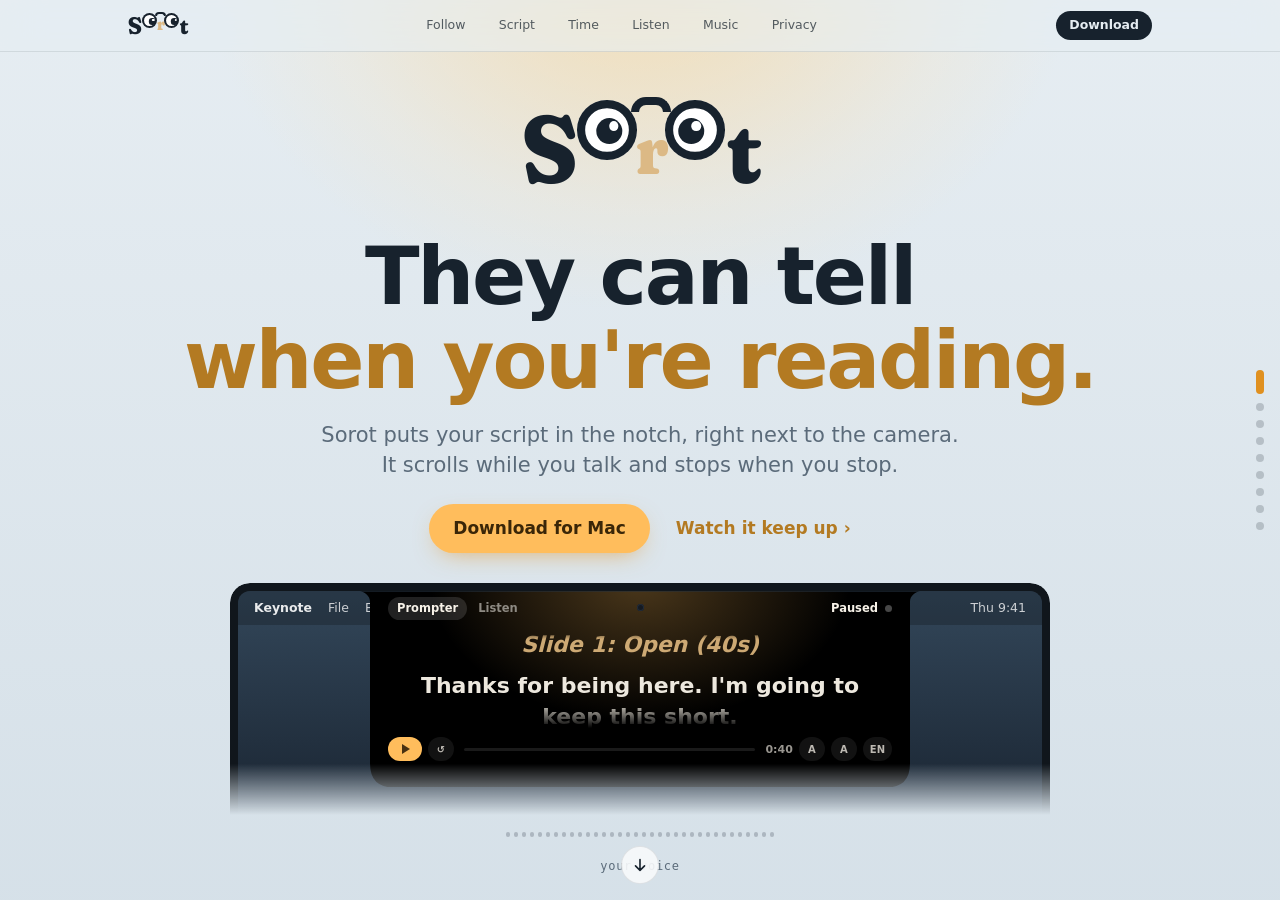
<file: index.html>
<!doctype html>
<html lang="en">
<head>
<meta charset="utf-8">
<meta name="viewport" content="width=device-width, initial-scale=1">
<title>Sorot · the teleprompter in your Mac's notch</title>
<meta name="description" content="They can tell when you're reading. Sorot puts your script in the MacBook notch, next to the camera, and scrolls only while you talk.">
<link rel="canonical" href="https://sorot.app/">
<meta property="og:title" content="Sorot · the teleprompter in your Mac's notch">
<meta property="og:url" content="https://sorot.app/">
<meta property="og:image" content="https://sorot.app/img/icon.png">
<meta name="theme-color" content="#e6edf2">
<link rel="icon" href="img/icon.png?v=2">
<script>
  try {
    const saved = localStorage.getItem("sorot-theme");
    document.documentElement.dataset.theme = saved || (matchMedia("(prefers-color-scheme: dark)").matches ? "dark" : "light");
  } catch { document.documentElement.dataset.theme = "light"; }
</script>
<link rel="preconnect" href="https://fonts.gstatic.com" crossorigin>
<link rel="stylesheet" href="https://fonts.googleapis.com/css2?family=Fraunces:opsz,wght,SOFT@144,750,100&text=Sorot&display=swap">
<link rel="stylesheet" href="site.css?v=28">
<script src="/analytics.js?v=2"></script>
</head>
<body>

<header class="nav">
  <a class="brand" href="#top"><span class="logo" role="img" aria-label="Sorot"><span class="ch" aria-hidden="true">S</span><span class="specs" aria-hidden="true"><span class="arch"></span><span class="lens a"><span class="pupil"></span><span class="lid"></span></span><span class="nose">r</span><span class="lens b"><span class="pupil"></span><span class="lid"></span></span></span><span class="ch" aria-hidden="true">t</span></span></a>
  <nav aria-label="Sections">
    <a href="#follow">Follow</a>
    <a href="#script">Script</a>
    <a href="#time">Time</a>
    <a href="#listen">Listen</a>
    <a href="#music">Music</a>
    <a href="#private">Privacy</a>
  </nav>
  <div class="nav-right">
    <a class="get" href="https://github.com/rzrizaldy/sorot/releases/latest/download/Sorot.dmg">Download</a>
  </div>
</header>

<div class="rail" id="rail" aria-label="Slides"></div>
<button class="next" id="next" aria-label="Next slide"><svg viewBox="0 0 20 20" width="18" height="18" aria-hidden="true"><path d="M10 4v12m0 0l-5-5m5 5l5-5" fill="none" stroke="currentColor" stroke-width="1.8" stroke-linecap="round" stroke-linejoin="round"/></svg></button>

<main class="deck" id="deck">

  <section class="slide" id="top" data-title="Sorot">
    <div class="wrap center">
      <p class="hero-logo r"><span class="logo big" role="img" aria-label="Sorot"><span class="ch" aria-hidden="true">S</span><span class="specs" aria-hidden="true"><span class="arch"></span><span class="lens a"><span class="pupil"></span><span class="lid"></span></span><span class="nose">r</span><span class="lens b"><span class="pupil"></span><span class="lid"></span></span></span><span class="ch" aria-hidden="true">t</span></span></p>
      <h1 class="r">They can tell<br><span class="grad-green">when you're reading.</span></h1>
      <p class="lede r">Sorot puts your script in the notch, right next to the camera. It scrolls while you talk and stops when you stop.</p>
      <p class="links r"><a class="btn" href="https://github.com/rzrizaldy/sorot/releases/latest/download/Sorot.dmg">Download for Mac</a><a class="more" href="#follow">Watch it keep up <span aria-hidden="true">›</span></a></p>
      <div class="demo r" data-demo="prompter">
        <div class="screen">
          <div class="menubar"><span><b>Keynote</b><i>File</i><i>Edit</i><i>View</i><i>Play</i></span><span><i>Thu 9:41</i></span></div>
          <div class="notch-wrap">
            <div class="card" data-mode="prompter">
              <div class="c-top">
                <div class="c-tabs"><span class="c-tab" data-tab="prompter">Prompter</span><span class="c-tab" data-tab="listen">Listen</span></div>
                <div class="c-gap"></div>
                <div class="c-status"><span data-el="status">Paused</span><span class="c-dot" data-el="dot"></span></div>
              </div>
              <div class="c-stage"><div class="c-flow" data-el="flow"></div></div>
              <div class="c-foot">
                <span class="c-play" data-el="play"></span><span class="c-chip">↺</span>
                <span class="c-bar"><span data-el="bar"></span></span>
                <span class="c-time" data-el="time">0:40</span>
                <span class="c-chip">A</span><span class="c-chip">A</span><span class="c-chip">EN</span>
              </div>
            </div>
          </div>
          <div class="camera" aria-hidden="true"></div>
        </div>
        <div class="voice"><div class="wave" data-el="wave" aria-hidden="true"></div><p class="voice-label" data-el="label">your voice</p></div>
      </div>
    </div>
  </section>

  <section class="slide" id="follow" data-title="It follows you">
    <div class="wrap">
      <p class="eyebrow green r">Voice follow</p>
      <h2 class="r">Talk, and it moves.<br><span class="dim">Stop, and it stops.</span></h2>
      <div class="tiles three">
        <article class="tile r">
          <div class="strip" data-strip="follow"><span>Thanks</span> <span>for</span> <span>being</span> <span>here</span> <span>today</span></div>
          <h3>One word at a time</h3>
          <p>The words you've said fade. The next ones sit at the top, a few centimetres from the lens. No speed dial to set. Your voice is the speed.</p>
        </article>
        <article class="tile r">
          <div class="strip" data-strip="wait"><span>So</span> <span>here's</span> <span>the</span> <span>plan</span> <i>· · ·</i></div>
          <h3>Go quiet. It holds</h3>
          <p>Take a breath. Answer a question. Tell the story that isn't in your notes. It stays put until it hears the script again.</p>
        </article>
        <article class="tile r">
          <div class="strip" data-strip="jump"><span>one</span> <span>two</span> <span>three</span> <span>four</span> <span>five</span></div>
          <h3>Lose your place. It finds you</h3>
          <p>Skip a paragraph or start a sentence over, and it catches up within a few words. Or click any word and carry on from there.</p>
        </article>
      </div>
    </div>
  </section>

  <section class="slide" id="script" data-title="It reads your script">
    <div class="wrap split">
      <div>
        <p class="eyebrow green r">Script smarts</p>
        <h2 class="r">Paste your messy notes.<br><span class="dim">It works out what's yours to say.</span></h2>
        <p class="body r">Slide titles. Timings. “(pause here)”. You wrote those for yourself, so they show up as cues and it doesn't wait for you to say them. A line it can't call, like a one-word heading, gets checked by a model running on your Mac: <strong>Apple Intelligence</strong>, or <strong>Gemma</strong> if you have it. The model can label a line. It can't change one.</p>
      </div>
      <div class="sheet r" aria-label="An example script with cues highlighted">
        <p class="note"><em>heading · 40s</em>Slide 3: Results (about 40s)</p>
        <p><span class="note inline">(point at the chart)</span> Sales doubled in the second half. <span class="note inline">(pause)</span></p>
        <p>And we did it with the same team.</p>
        <p class="note"><em>checked on your Mac</em>Wrap-up</p>
        <p>Thank you. I'd love your questions.</p>
      </div>
    </div>
  </section>

  <section class="slide" id="time" data-title="Time and points">
    <div class="wrap">
      <p class="eyebrow green r">Time and points</p>
      <h2 class="r">You wrote “40 seconds”.<br><span class="dim">Now it's a countdown.</span></h2>
      <div class="tiles two">
        <article class="tile big r">
          <div class="clock"><span class="clock-num" id="clockNum">0:40</span><span class="clock-cap">Slide 3: Results</span></div>
          <h3>The clock is already in your notes</h3>
          <p>Put a time in a heading and that part gets its own countdown. Put <code>minutes: 5</code> on the first line for the whole talk. It goes amber when the rest won't fit at the speed you're going.</p>
        </article>
        <article class="tile big r">
          <ul class="points" id="points">
            <li>Why this role</li>
            <li class="must">Why me</li>
            <li class="must">My question</li>
          </ul>
          <h3>The three things you can't forget</h3>
          <p>Mark a heading with <code>!</code> and give it a phrase to listen for. Say it in your own words and it still gets ticked. About to run out of time before one? One click jumps you to it. At the end you see your time, your pace and what you missed.</p>
        </article>
      </div>
    </div>
  </section>

  <section class="slide vice" id="listen" data-title="Listen">
    <div class="wrap center">
      <p class="eyebrow r"><span class="grad-vice">Listen</span></p>
      <h2 class="r">Didn't catch that?<br><span class="grad-vice">Read it.</span></h2>
      <p class="lede r">Switch to Listen and the notch captions whoever is talking: the person across the table, or the call on your Mac. Pause when you need a minute, stop when they're done.</p>
      <p class="lede r tight">Got a recording? <b>Drop it on the notch.</b> A voice memo, a call, a video: it's turned into text on your Mac in seconds. Save any transcript as text with timestamps, or as <b>.srt subtitles</b> for your video editor.</p>
      <p class="lede r tight">Speak in two languages at once? Sorot pairs Apple's speech model with <b>Whisper</b>, picking whichever hears each sentence better, all on your Mac. "Kita harus deploy dulu ke staging" comes out right.</p>
      <div class="demo r" data-demo="listen">
        <div class="screen">
          <div class="menubar"><span><b>FaceTime</b><i>File</i><i>Edit</i><i>Video</i></span><span><i>Thu 9:41</i></span></div>
          <div class="notch-wrap">
            <div class="card" data-mode="listen">
              <div class="c-top">
                <div class="c-tabs"><span class="c-tab" data-tab="prompter">Prompter</span><span class="c-tab" data-tab="listen">Listen</span></div>
                <div class="c-gap"></div>
                <div class="c-status"><span data-el="status">Off</span><span class="c-dot" data-el="dot"></span></div>
              </div>
              <div class="c-stage"><div class="c-flow" data-el="flow"></div></div>
              <div class="c-foot">
                <span class="c-play" data-el="play"></span><span class="c-chip">mic</span><span class="c-spacer"></span>
                <span class="c-chip">A</span><span class="c-chip">A</span><span class="c-chip">EN</span>
              </div>
            </div>
          </div>
          <div class="camera" aria-hidden="true"></div>
        </div>
        <div class="voice"><div class="wave" data-el="wave" aria-hidden="true"></div><p class="voice-label" data-el="label">someone else's voice</p></div>
      </div>
    </div>
  </section>

  <section class="slide music" id="music" data-title="Music">
    <div class="wrap center">
      <p class="eyebrow r"><span class="grad-music">Music</span></p>
      <h2 class="r">Sing like nobody's<br><span class="grad-music">listening.</span></h2>
      <p class="lede r">Hit play in Spotify or Apple Music. The notch turns into karaoke, every line lights up right on the beat, and all that's left to do is turn it up and belt it out.</p>
      <div class="demo r" data-demo="music">
        <div class="screen">
          <div class="menubar"><span><b>Spotify</b><i>File</i><i>Edit</i><i>Playback</i></span><span><i>Fri 11:58 PM</i></span></div>
          <div class="notch-wrap">
            <div class="card" data-mode="music">
              <div class="c-top">
                <div class="c-tabs"><span class="c-tab" data-tab="prompter">≡</span><span class="c-tab" data-tab="listen">“”</span><span class="c-tab" data-tab="music">♪ Music</span></div>
                <div class="c-gap"></div>
                <div class="c-status"><span data-el="status">Paused</span><span class="c-dot" data-el="dot"></span></div>
              </div>
              <div class="c-stage"><div class="c-flow" data-el="flow"></div></div>
              <div class="c-foot">
                <span class="c-chip">⏮</span><span class="c-play" data-el="play"></span><span class="c-chip">⏭</span>
                <span class="c-song"><b>Night Drive</b><i>The Notch Band</i></span>
                <span class="c-time" data-el="time">0:00 / 3:12</span>
                <span class="c-chip">A</span><span class="c-chip">A</span>
              </div>
            </div>
          </div>
          <div class="camera" aria-hidden="true"></div>
        </div>
        <div class="voice"><div class="wave" data-el="wave" aria-hidden="true"></div><p class="voice-label" data-el="label">turn it up</p></div>
      </div>
      <div class="tiles three left">
        <article class="tile r"><h3>Every word, on the beat</h3><p>Lines light up the second they're sung. You just sing.</p></article>
        <article class="tile r"><h3>Skip to the good part</h3><p>Play, pause, next. Or click a line and jump straight to the chorus.</p></article>
        <article class="tile r"><h3>Lyrics on your call</h3><p>Off until you say so. Then just the song's title and artist go to lrclib.net.</p></article>
      </div>
    </div>
  </section>

  <section class="slide" id="private" data-title="Privacy">
    <div class="wrap center">
      <p class="eyebrow green r">Privacy</p>
      <h2 class="r">Nothing leaves<br>this Mac.</h2>
      <div class="tiles three left">
        <article class="tile r"><h3>No server</h3><p>Your Mac does the listening with Apple's built-in speech models. No account. No upload. The one exception is lyrics, and only if you turn them on: then the song's title and artist go to lrclib.net.</p></article>
        <article class="tile r"><h3>Shut means off</h3><p>The mic runs only while the card is open and you've pressed start. Fold it back into the notch and it's off.</p></article>
        <article class="tile r"><h3>Only you see it</h3><p>It's set to stay out of screen shares and recordings. Nothing you say is saved.</p></article>
      </div>
      <p class="links r"><a class="more" href="/privacy/">Read the privacy policy <span aria-hidden="true">›</span></a></p>
    </div>
  </section>

  <section class="slide" id="keys" data-title="Keys">
    <div class="wrap">
      <p class="eyebrow green r">Control</p>
      <h2 class="r">Eight keys.<br><span class="dim">Or none at all.</span></h2>
      <dl class="keys r">
        <div><dt><kbd>⌃</kbd><kbd>⌥</kbd><kbd>P</kbd></dt><dd>Open or hide, from anywhere</dd></div>
        <div><dt><kbd>Space</kbd></dt><dd>Start or pause</dd></div>
        <div><dt><kbd>←</kbd><kbd>→</kbd></dt><dd>A line, or a song, back or forward</dd></div>
        <div><dt><kbd>⌘</kbd><kbd>V</kbd></dt><dd>Paste a script</dd></div>
        <div><dt><kbd>⌘</kbd><kbd>+</kbd><kbd>−</kbd></dt><dd>Text size</dd></div>
        <div><dt><kbd>Tab</kbd></dt><dd>Prompter, Listen, Music</dd></div>
        <div><dt><kbd>R</kbd></dt><dd>Back to the top</dd></div>
        <div><dt><kbd>Esc</kbd></dt><dd>Fold into the notch</dd></div>
      </dl>
    </div>
  </section>

  <section class="slide" id="get" data-title="Get it">
    <div class="wrap center">
      <img class="app-icon" src="img/icon.png?v=2" alt="" width="132" height="132">
      <h2 class="r huge">Look up.</h2>
      <p class="lede r">Free to download. Music is free, and the prompter and Listen are yours for three sessions each. Then <b>Sorot Pro</b> is <span data-price>$8.99</span>, once, with every update to come.</p>
      <p class="links r"><a class="btn" href="https://github.com/rzrizaldy/sorot/releases/latest/download/Sorot.dmg">Download for Mac</a><a class="btn ghost-btn" href="/buy/">Get Pro · <span data-price>$8.99</span></a></p>
      <p class="meta r"><span id="latest">Sorot.dmg · macOS 26+ · Apple silicon</span> · <a href="/activate/">Activate Pro</a> · <a href="https://github.com/rzrizaldy/sorot/releases">All versions</a> · <a id="sumLink" href="https://github.com/rzrizaldy/sorot/releases/latest">SHA-256</a></p>
      <p class="appstore r"><img src="img/mac-app-store.svg" alt="Mac App Store" width="156" height="40"><span class="soon">Coming soon</span></p>
      <ol class="steps r">
        <li>
          <span class="step-n">1</span>
          <h3>Open the DMG</h3>
          <p>Drag Sorot into your Applications folder.</p>
        </li>
        <li>
          <span class="step-n">2</span>
          <h3>Allow it once</h3>
          <p>It isn't notarized yet, so macOS stops the first open. Go to System Settings › Privacy &amp; Security, scroll down and click <b>Open Anyway</b>.</p>
        </li>
        <li>
          <span class="step-n">3</span>
          <h3>Click the notch</h3>
          <p>Drop in a script and press Space. Start talking.</p>
        </li>
      </ol>
      <footer class="foot r">
        <p class="fine">For anyone who'd rather look up. · <a href="/privacy/">Privacy</a> · <a href="/activate/">Activate Pro</a> · <a href="mailto:support@sorot.app">support@sorot.app</a></p>
        <div class="themes" role="group" aria-label="Colour theme">
          <button type="button" data-theme="light" aria-pressed="true"><svg viewBox="0 0 16 16" aria-hidden="true"><circle cx="8" cy="8" r="3.2" fill="currentColor"/><path d="M8 1.2v1.6M8 13.2v1.6M1.2 8h1.6M13.2 8h1.6M3.2 3.2l1.1 1.1M11.7 11.7l1.1 1.1M3.2 12.8l1.1-1.1M11.7 4.3l1.1-1.1" stroke="currentColor" stroke-width="1.4" stroke-linecap="round"/></svg><span class="label">Light</span></button>
          <button type="button" data-theme="dark" aria-pressed="false"><svg viewBox="0 0 16 16" aria-hidden="true"><path d="M13.4 10.2A5.8 5.8 0 0 1 5.8 2.6a5.8 5.8 0 1 0 7.6 7.6z" fill="currentColor"/></svg><span class="label">Dark</span></button>
          <button type="button" data-theme="colorful" aria-pressed="false"><svg viewBox="0 0 16 16" aria-hidden="true"><circle cx="5.2" cy="6" r="3.4" fill="#9cc0b0"/><circle cx="10.8" cy="6" r="3.4" fill="#1f3a30"/><circle cx="8" cy="10.6" r="3.4" fill="#ef8a6b"/></svg><span class="label">Colorful</span></button>
        </div>
      </footer>
    </div>
  </section>
</main>

<script src="price.js?v=3"></script>
<script src="phone.js?v=6"></script>
<script src="demo.js?v=27"></script>
</body>
</html>
</file>
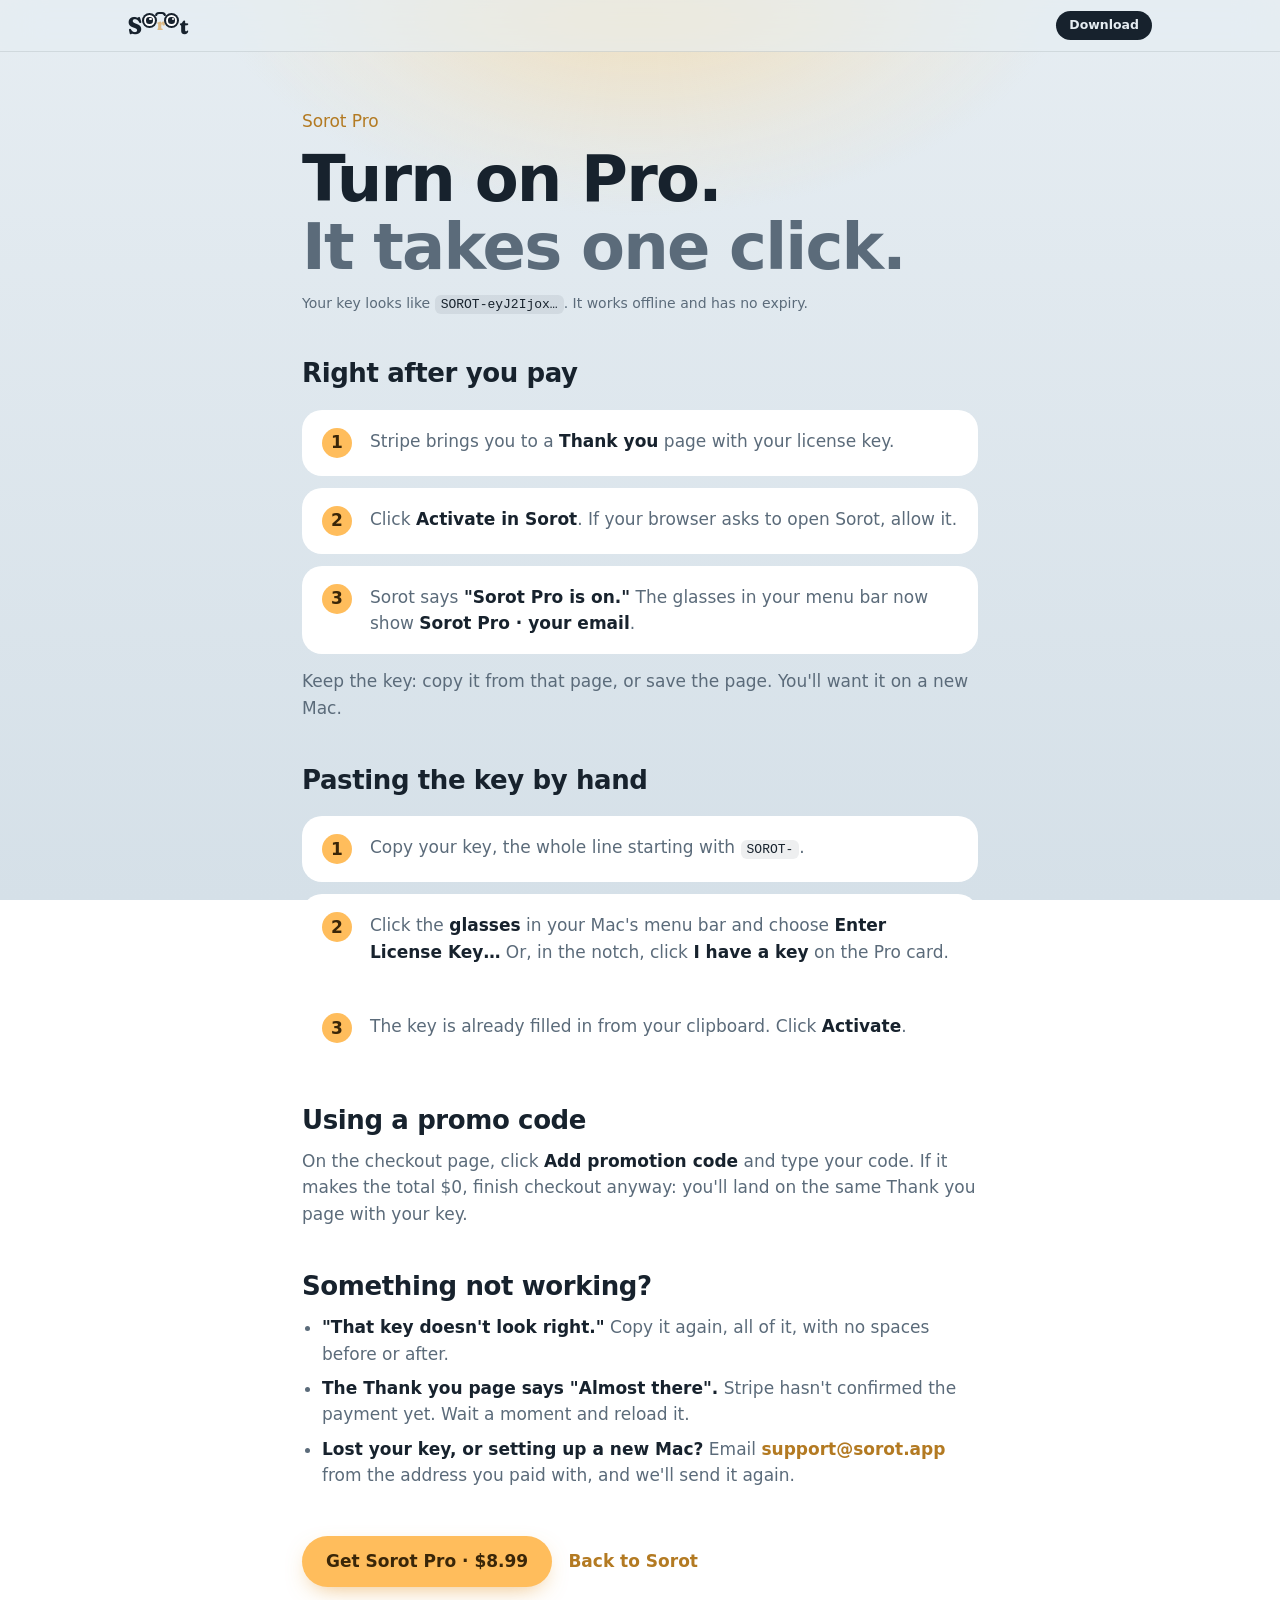
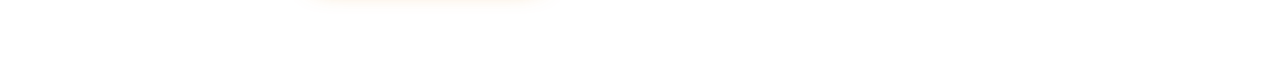
<file: activate/index.html>
<!doctype html>
<html lang="en">
<head>
<meta charset="utf-8">
<meta name="viewport" content="width=device-width, initial-scale=1">
<title>Activate Sorot Pro · Sorot</title>
<meta name="description" content="How to turn on Sorot Pro with your license key, and what to do if you lose it.">
<link rel="canonical" href="https://sorot.app/activate/">
<meta name="theme-color" content="#e6edf2">
<link rel="icon" href="/img/icon.png?v=2">
<script>
  try {
    const saved = localStorage.getItem("sorot-theme");
    document.documentElement.dataset.theme = saved || (matchMedia("(prefers-color-scheme: dark)").matches ? "dark" : "light");
  } catch { document.documentElement.dataset.theme = "light"; }
</script>
<link rel="preconnect" href="https://fonts.gstatic.com" crossorigin>
<link rel="stylesheet" href="https://fonts.googleapis.com/css2?family=Fraunces:opsz,wght,SOFT@144,750,100&text=Sorot&display=swap">
<link rel="stylesheet" href="/site.css?v=29">
<style>
  body { overflow: auto; background: linear-gradient(180deg, var(--bg) 0%, var(--bg-2) 100%) fixed; }
  .doc { position: relative; max-width: 720px; margin: 0 auto; padding: calc(var(--nav) + 56px) 22px 80px; }
  .doc::before { content: ""; position: fixed; inset: 0; z-index: -1; pointer-events: none; background: radial-gradient(46% 40% at 50% -6%, var(--glow-1), var(--glow-2) 55%, transparent 75%); }
  .doc h1 { font-size: clamp(40px, 6vw, 64px); }
  .doc .updated { margin-top: 12px; color: var(--gray); font-size: 14px; font-weight: 500; }
  .doc .short { margin-top: 28px; }
  .doc h2 { font-size: 26px; letter-spacing: -0.015em; margin: 44px 0 12px; line-height: 1.2; }
  .doc p, .doc li { color: var(--gray); font-size: 17px; line-height: 1.55; font-weight: 500; }
  .doc p + p { margin-top: 12px; }
  .doc strong, .doc b { color: var(--text); font-weight: 650; }
  .doc ul { padding-left: 20px; margin: 12px 0 0; display: grid; gap: 8px; }
  .doc a:not(.btn) { color: var(--cue); font-weight: 600; }
  .doc a:not(.btn):hover { text-decoration: underline; }
  .doc .tile p { font-size: 17px; }
  .doc .tile ul { margin-top: 10px; }
  .back { margin-top: 48px; }
  .steps-doc { list-style: none; counter-reset: s; padding: 0; margin: 20px 0 0; display: grid; gap: 12px; }
  .steps-doc li { counter-increment: s; display: grid; grid-template-columns: 34px 1fr; gap: 14px; align-items: start; background: var(--tile); border-radius: 20px; padding: 18px 20px; }
  .steps-doc li::before { content: counter(s); width: 30px; height: 30px; border-radius: 50%; display: grid; place-items: center; background: var(--lamp); color: var(--lamp-ink); font-weight: 700; }
  .steps-doc li p { margin: 0; }
  .key { font: 13px/1.5 ui-monospace, "SF Mono", Menlo, monospace; background: color-mix(in srgb, var(--text) 7%, transparent); padding: 2px 6px; border-radius: 6px; color: var(--text); }
</style>
<script src="/analytics.js?v=2"></script>
</head>
<body>

<header class="nav">
  <a class="brand" href="/"><span class="logo" role="img" aria-label="Sorot"><span class="ch" aria-hidden="true">S</span><span class="specs" aria-hidden="true"><span class="arch"></span><span class="lens a"><span class="pupil"></span><span class="lid"></span></span><span class="nose">r</span><span class="lens b"><span class="pupil"></span><span class="lid"></span></span></span><span class="ch" aria-hidden="true">t</span></span></a>
  <div class="nav-right">
    <a class="get" href="https://github.com/rzrizaldy/sorot/releases/latest/download/Sorot.dmg">Download</a>
  </div>
</header>

<main class="doc">
  <p class="eyebrow green">Sorot Pro</p>
  <h1>Turn on Pro.<br><span class="dim">It takes one click.</span></h1>
  <p class="updated">Your key looks like <span class="key">SOROT-eyJ2Ijox…</span>. It works offline and has no expiry.</p>

  <h2>Right after you pay</h2>
  <ol class="steps-doc">
    <li><p>Stripe brings you to a <b>Thank you</b> page with your license key.</p></li>
    <li><p>Click <b>Activate in Sorot</b>. If your browser asks to open Sorot, allow it.</p></li>
    <li><p>Sorot says <b>"Sorot Pro is on."</b> The glasses in your menu bar now show <b>Sorot Pro · your email</b>.</p></li>
  </ol>
  <p style="margin-top:14px">Keep the key: copy it from that page, or save the page. You'll want it on a new Mac.</p>

  <h2>Pasting the key by hand</h2>
  <ol class="steps-doc">
    <li><p>Copy your key, the whole line starting with <span class="key">SOROT-</span>.</p></li>
    <li><p>Click the <b>glasses</b> in your Mac's menu bar and choose <b>Enter License Key…</b> Or, in the notch, click <b>I have a key</b> on the Pro card.</p></li>
    <li><p>The key is already filled in from your clipboard. Click <b>Activate</b>.</p></li>
  </ol>

  <h2>Using a promo code</h2>
  <p>On the checkout page, click <b>Add promotion code</b> and type your code. If it makes the total $0, finish checkout anyway: you'll land on the same Thank you page with your key.</p>

  <h2>Something not working?</h2>
  <ul>
    <li><b>"That key doesn't look right."</b> Copy it again, all of it, with no spaces before or after.</li>
    <li><b>The Thank you page says "Almost there".</b> Stripe hasn't confirmed the payment yet. Wait a moment and reload it.</li>
    <li><b>Lost your key, or setting up a new Mac?</b> Email <a href="mailto:support@sorot.app">support@sorot.app</a> from the address you paid with, and we'll send it again.</li>
  </ul>

  <p class="back"><a class="btn" href="/buy/">Get Sorot Pro · <span data-price>$8.99</span></a> &nbsp; <a href="/">Back to Sorot</a></p>
</main>
<script src="/price.js?v=3"></script>
<script src="/phone.js?v=6"></script>
</body>
</html>
</file>
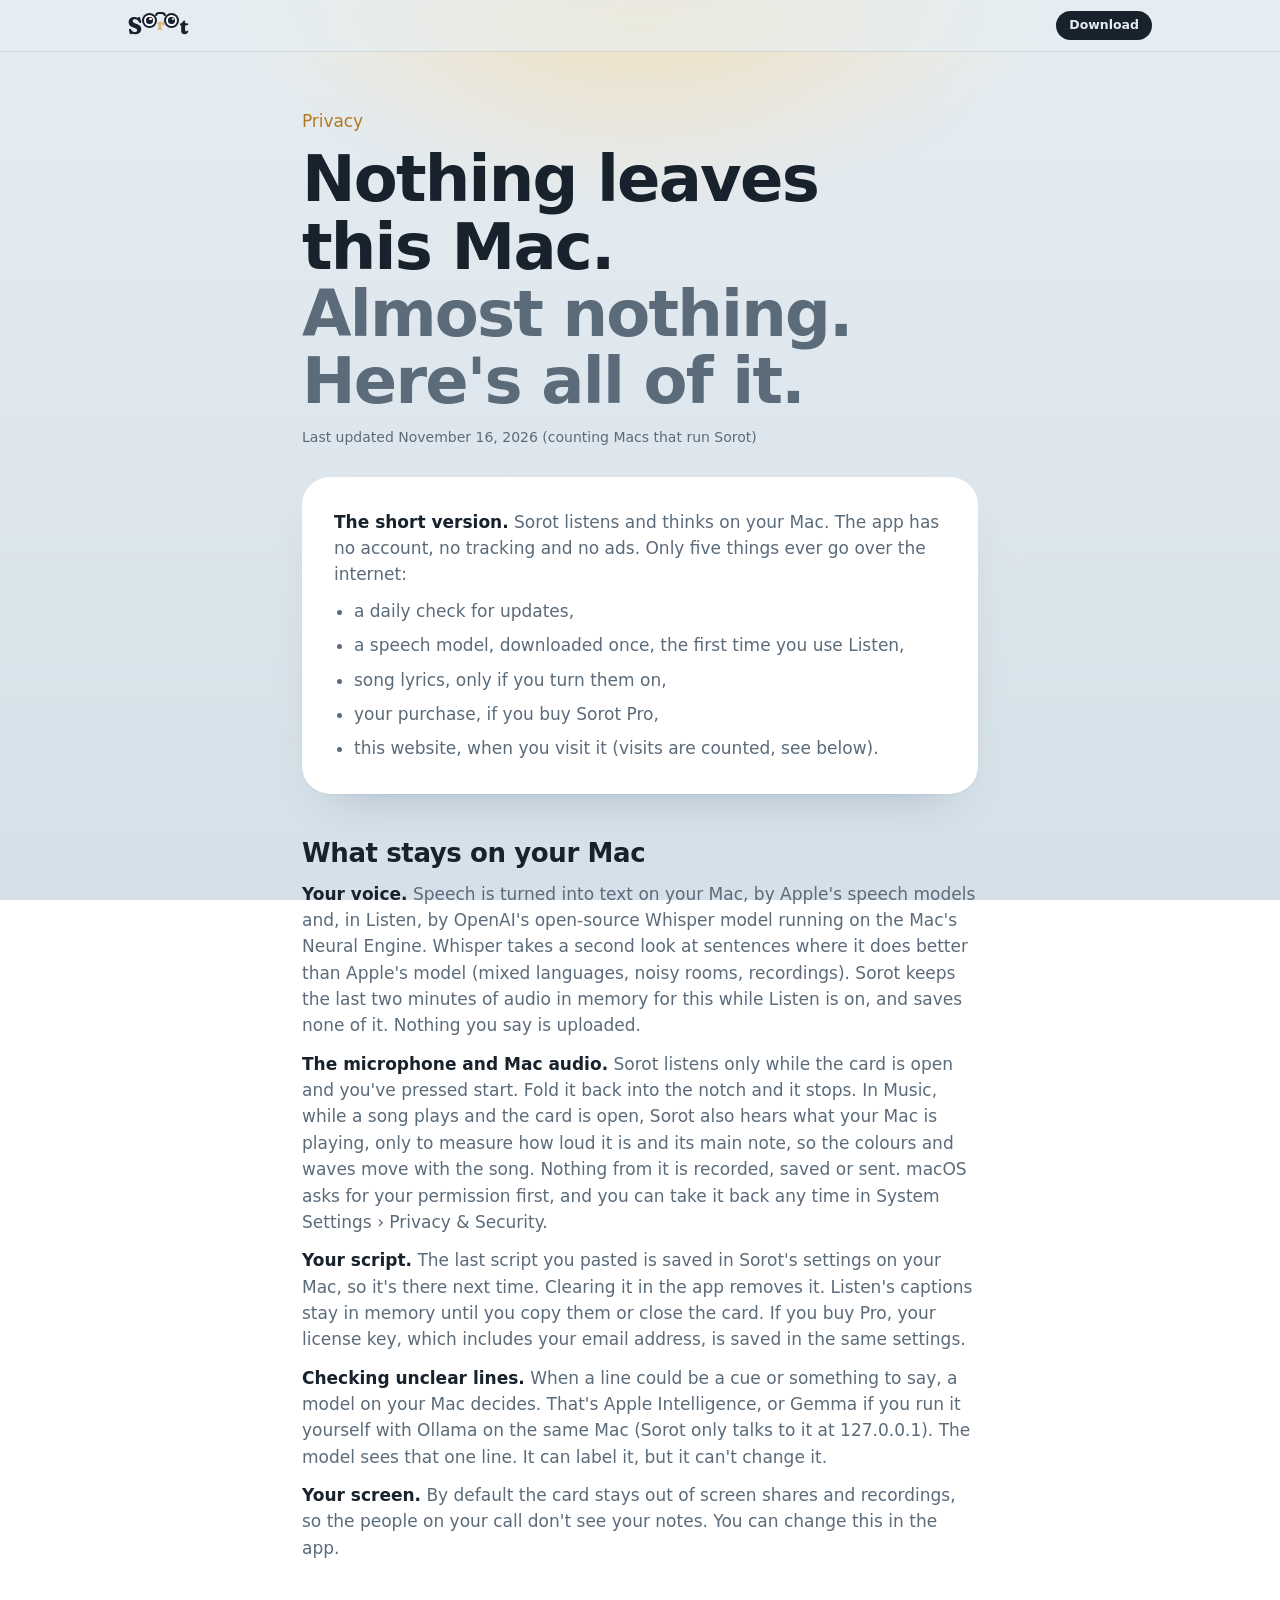
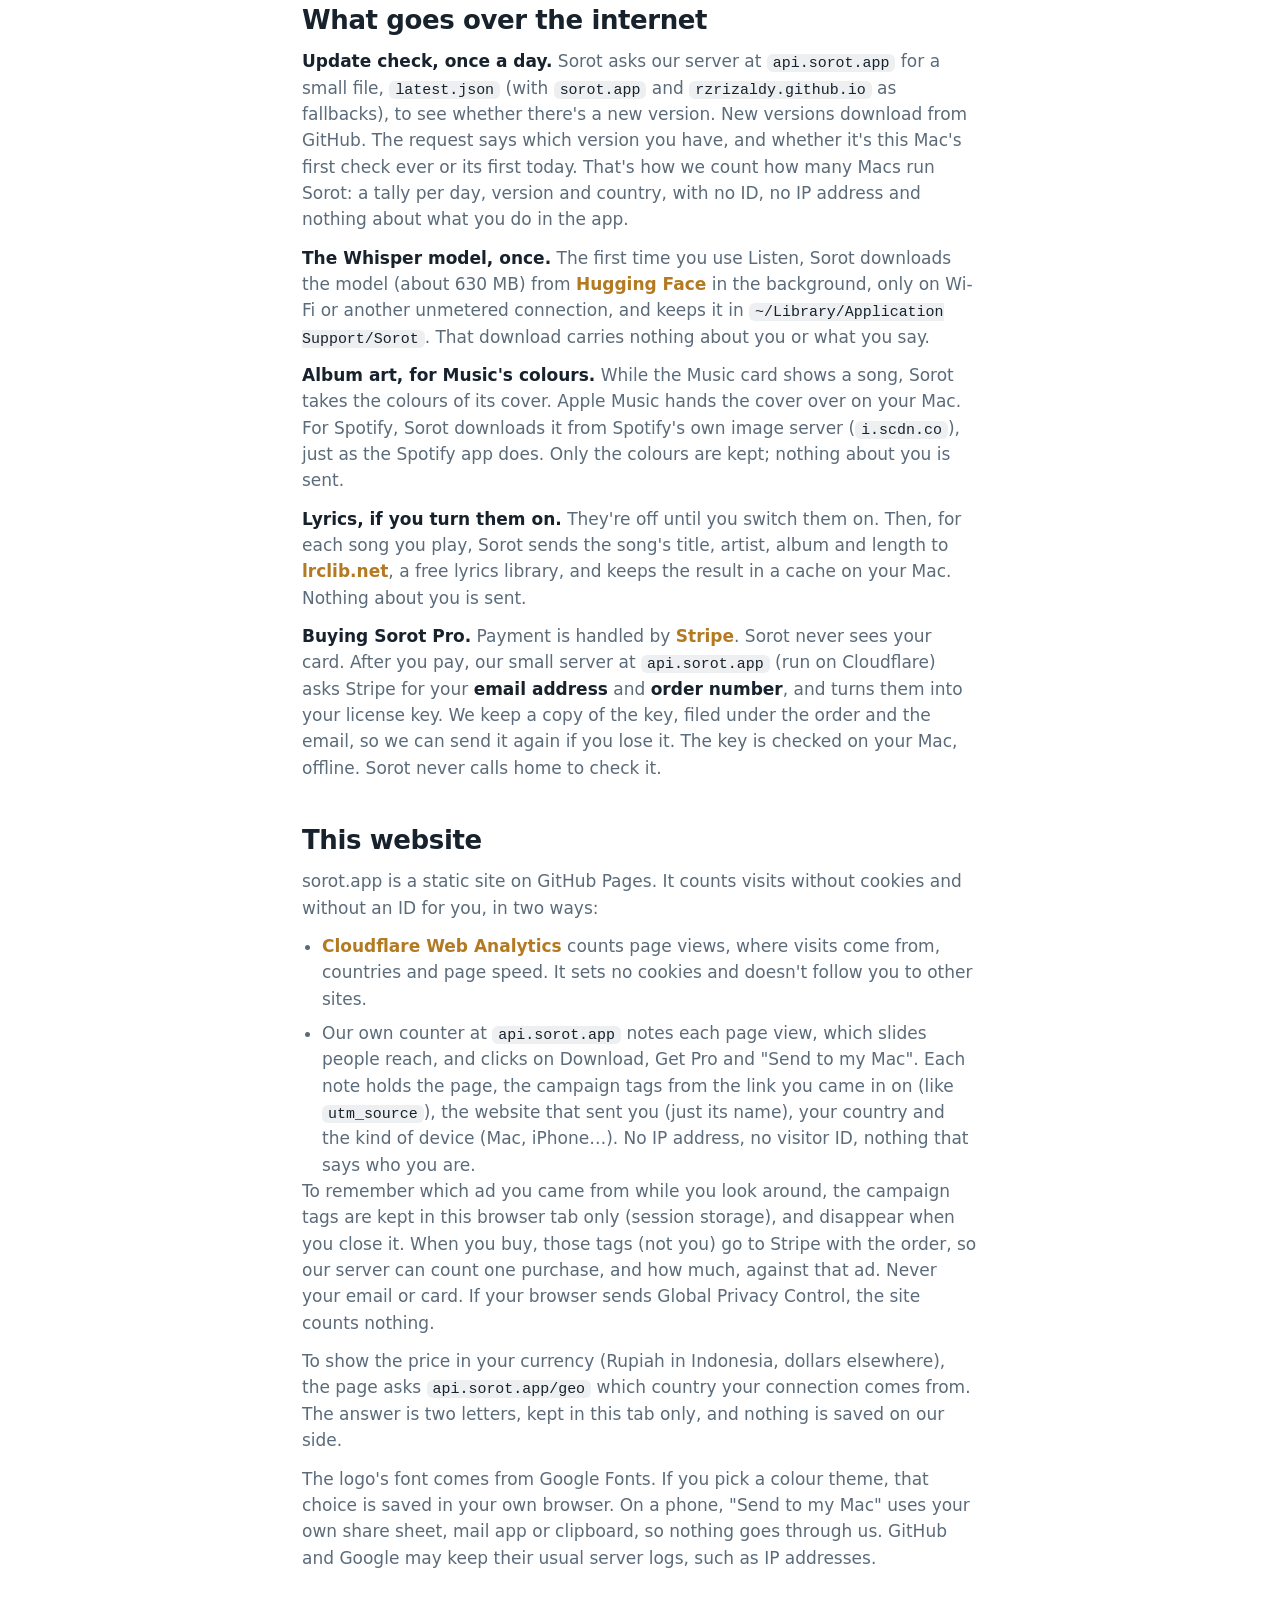
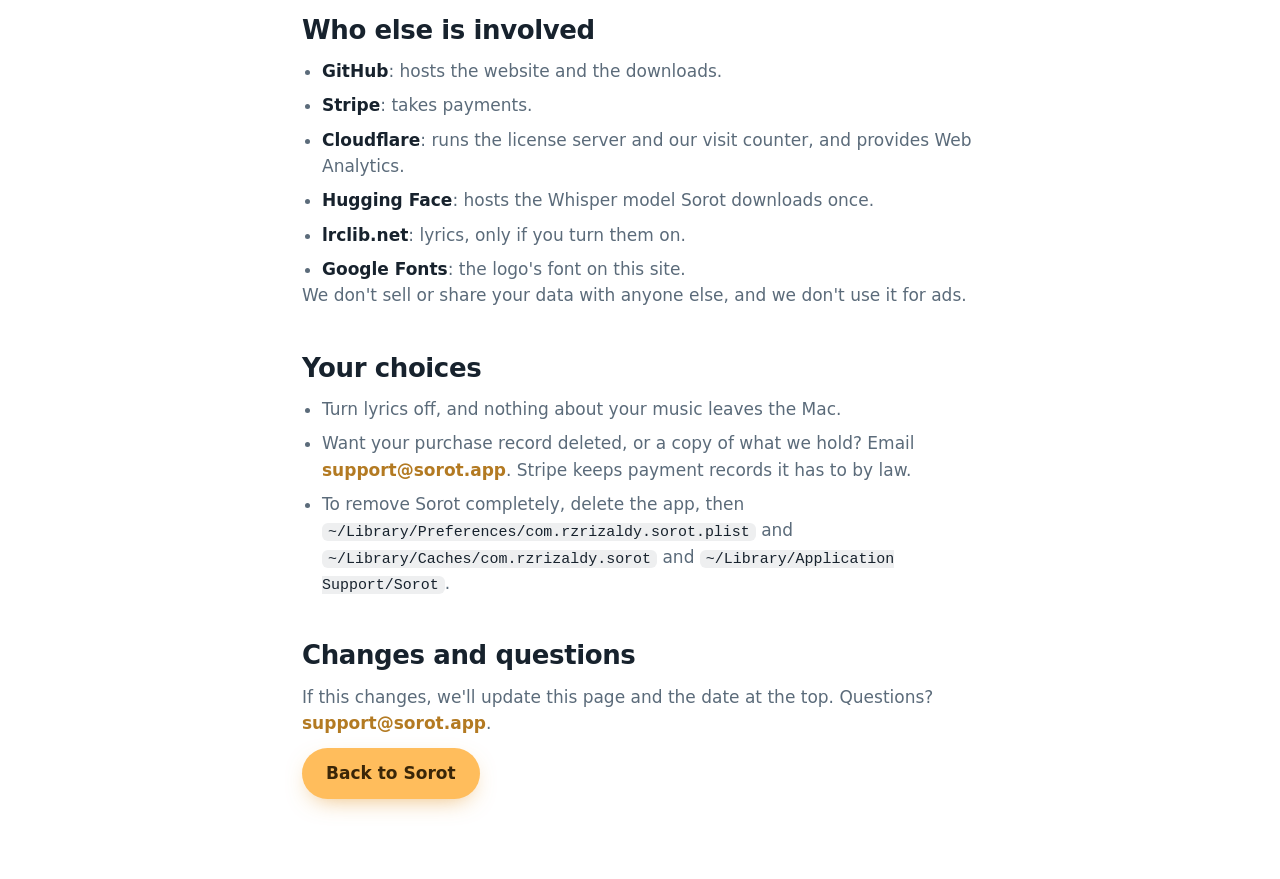
<file: privacy/index.html>
<!doctype html>
<html lang="en">
<head>
<meta charset="utf-8">
<meta name="viewport" content="width=device-width, initial-scale=1">
<title>Privacy · Sorot</title>
<meta name="description" content="What Sorot keeps on your Mac, and the few things that ever go over the internet.">
<link rel="canonical" href="https://sorot.app/privacy/">
<meta name="theme-color" content="#e6edf2">
<link rel="icon" href="/img/icon.png?v=2">
<script>
  try {
    const saved = localStorage.getItem("sorot-theme");
    document.documentElement.dataset.theme = saved || (matchMedia("(prefers-color-scheme: dark)").matches ? "dark" : "light");
  } catch { document.documentElement.dataset.theme = "light"; }
</script>
<link rel="preconnect" href="https://fonts.gstatic.com" crossorigin>
<link rel="stylesheet" href="https://fonts.googleapis.com/css2?family=Fraunces:opsz,wght,SOFT@144,750,100&text=Sorot&display=swap">
<link rel="stylesheet" href="/site.css?v=29">
<style>
  body { overflow: auto; background: linear-gradient(180deg, var(--bg) 0%, var(--bg-2) 100%) fixed; }
  .doc { position: relative; max-width: 720px; margin: 0 auto; padding: calc(var(--nav) + 56px) 22px 80px; }
  .doc::before { content: ""; position: fixed; inset: 0; z-index: -1; pointer-events: none; background: radial-gradient(46% 40% at 50% -6%, var(--glow-1), var(--glow-2) 55%, transparent 75%); }
  .doc h1 { font-size: clamp(40px, 6vw, 64px); }
  .doc .updated { margin-top: 12px; color: var(--gray); font-size: 14px; font-weight: 500; }
  .doc .short { margin-top: 28px; }
  .doc h2 { font-size: 26px; letter-spacing: -0.015em; margin: 44px 0 12px; line-height: 1.2; }
  .doc p, .doc li { color: var(--gray); font-size: 17px; line-height: 1.55; font-weight: 500; }
  .doc p + p { margin-top: 12px; }
  .doc strong, .doc b { color: var(--text); font-weight: 650; }
  .doc ul { padding-left: 20px; margin: 12px 0 0; display: grid; gap: 8px; }
  .doc a:not(.btn) { color: var(--cue); font-weight: 600; }
  .doc a:not(.btn):hover { text-decoration: underline; }
  .doc .tile p { font-size: 17px; }
  .doc .tile ul { margin-top: 10px; }
  .back { margin-top: 48px; }
</style>
<script src="/analytics.js?v=2"></script>
</head>
<body>

<header class="nav">
  <a class="brand" href="/"><span class="logo" role="img" aria-label="Sorot"><span class="ch" aria-hidden="true">S</span><span class="specs" aria-hidden="true"><span class="arch"></span><span class="lens a"><span class="pupil"></span><span class="lid"></span></span><span class="nose">r</span><span class="lens b"><span class="pupil"></span><span class="lid"></span></span></span><span class="ch" aria-hidden="true">t</span></span></a>
  <div class="nav-right">
    <a class="get" href="https://github.com/rzrizaldy/sorot/releases/latest/download/Sorot.dmg">Download</a>
  </div>
</header>

<main class="doc">
  <p class="eyebrow green">Privacy</p>
  <h1>Nothing leaves this Mac.<br><span class="dim">Almost nothing. Here's all of it.</span></h1>
  <p class="updated">Last updated November 16, 2026 (counting Macs that run Sorot)</p>

  <div class="tile short">
    <p><strong>The short version.</strong> Sorot listens and thinks on your Mac. The app has no account, no tracking and no ads. Only five things ever go over the internet:</p>
    <ul>
      <li>a daily check for updates,</li>
      <li>a speech model, downloaded once, the first time you use Listen,</li>
      <li>song lyrics, only if you turn them on,</li>
      <li>your purchase, if you buy Sorot Pro,</li>
      <li>this website, when you visit it (visits are counted, see below).</li>
    </ul>
  </div>

  <h2>What stays on your Mac</h2>
  <p><b>Your voice.</b> Speech is turned into text on your Mac, by Apple's speech models and, in Listen, by OpenAI's open-source Whisper model running on the Mac's Neural Engine. Whisper takes a second look at sentences where it does better than Apple's model (mixed languages, noisy rooms, recordings). Sorot keeps the last two minutes of audio in memory for this while Listen is on, and saves none of it. Nothing you say is uploaded.</p>
  <p><b>The microphone and Mac audio.</b> Sorot listens only while the card is open and you've pressed start. Fold it back into the notch and it stops. In Music, while a song plays and the card is open, Sorot also hears what your Mac is playing, only to measure how loud it is and its main note, so the colours and waves move with the song. Nothing from it is recorded, saved or sent. macOS asks for your permission first, and you can take it back any time in System Settings › Privacy &amp; Security.</p>
  <p><b>Your script.</b> The last script you pasted is saved in Sorot's settings on your Mac, so it's there next time. Clearing it in the app removes it. Listen's captions stay in memory until you copy them or close the card. If you buy Pro, your license key, which includes your email address, is saved in the same settings.</p>
  <p><b>Checking unclear lines.</b> When a line could be a cue or something to say, a model on your Mac decides. That's Apple Intelligence, or Gemma if you run it yourself with Ollama on the same Mac (Sorot only talks to it at 127.0.0.1). The model sees that one line. It can label it, but it can't change it.</p>
  <p><b>Your screen.</b> By default the card stays out of screen shares and recordings, so the people on your call don't see your notes. You can change this in the app.</p>

  <h2>What goes over the internet</h2>
  <p><b>Update check, once a day.</b> Sorot asks our server at <code>api.sorot.app</code> for a small file, <code>latest.json</code> (with <code>sorot.app</code> and <code>rzrizaldy.github.io</code> as fallbacks), to see whether there's a new version. New versions download from GitHub. The request says which version you have, and whether it's this Mac's first check ever or its first today. That's how we count how many Macs run Sorot: a tally per day, version and country, with no ID, no IP address and nothing about what you do in the app.</p>
  <p><b>The Whisper model, once.</b> The first time you use Listen, Sorot downloads the model (about 630 MB) from <a href="https://huggingface.co/argmaxinc/whisperkit-coreml">Hugging Face</a> in the background, only on Wi-Fi or another unmetered connection, and keeps it in <code>~/Library/Application Support/Sorot</code>. That download carries nothing about you or what you say.</p>
  <p><b>Album art, for Music's colours.</b> While the Music card shows a song, Sorot takes the colours of its cover. Apple Music hands the cover over on your Mac. For Spotify, Sorot downloads it from Spotify's own image server (<code>i.scdn.co</code>), just as the Spotify app does. Only the colours are kept; nothing about you is sent.</p>
  <p><b>Lyrics, if you turn them on.</b> They're off until you switch them on. Then, for each song you play, Sorot sends the song's title, artist, album and length to <a href="https://lrclib.net">lrclib.net</a>, a free lyrics library, and keeps the result in a cache on your Mac. Nothing about you is sent.</p>
  <p><b>Buying Sorot Pro.</b> Payment is handled by <a href="https://stripe.com/privacy">Stripe</a>. Sorot never sees your card. After you pay, our small server at <code>api.sorot.app</code> (run on Cloudflare) asks Stripe for your <b>email address</b> and <b>order number</b>, and turns them into your license key. We keep a copy of the key, filed under the order and the email, so we can send it again if you lose it. The key is checked on your Mac, offline. Sorot never calls home to check it.</p>

  <h2>This website</h2>
  <p>sorot.app is a static site on GitHub Pages. It counts visits without cookies and without an ID for you, in two ways:</p>
  <ul>
    <li><a href="https://www.cloudflare.com/web-analytics/">Cloudflare Web Analytics</a> counts page views, where visits come from, countries and page speed. It sets no cookies and doesn't follow you to other sites.</li>
    <li>Our own counter at <code>api.sorot.app</code> notes each page view, which slides people reach, and clicks on Download, Get Pro and "Send to my Mac". Each note holds the page, the campaign tags from the link you came in on (like <code>utm_source</code>), the website that sent you (just its name), your country and the kind of device (Mac, iPhone…). No IP address, no visitor ID, nothing that says who you are.</li>
  </ul>
  <p>To remember which ad you came from while you look around, the campaign tags are kept in this browser tab only (session storage), and disappear when you close it. When you buy, those tags (not you) go to Stripe with the order, so our server can count one purchase, and how much, against that ad. Never your email or card. If your browser sends Global Privacy Control, the site counts nothing.</p>
  <p>To show the price in your currency (Rupiah in Indonesia, dollars elsewhere), the page asks <code>api.sorot.app/geo</code> which country your connection comes from. The answer is two letters, kept in this tab only, and nothing is saved on our side.</p>
  <p>The logo's font comes from Google Fonts. If you pick a colour theme, that choice is saved in your own browser. On a phone, "Send to my Mac" uses your own share sheet, mail app or clipboard, so nothing goes through us. GitHub and Google may keep their usual server logs, such as IP addresses.</p>

  <h2>Who else is involved</h2>
  <ul>
    <li><b>GitHub</b>: hosts the website and the downloads.</li>
    <li><b>Stripe</b>: takes payments.</li>
    <li><b>Cloudflare</b>: runs the license server and our visit counter, and provides Web Analytics.</li>
    <li><b>Hugging Face</b>: hosts the Whisper model Sorot downloads once.</li>
    <li><b>lrclib.net</b>: lyrics, only if you turn them on.</li>
    <li><b>Google Fonts</b>: the logo's font on this site.</li>
  </ul>
  <p>We don't sell or share your data with anyone else, and we don't use it for ads.</p>

  <h2>Your choices</h2>
  <ul>
    <li>Turn lyrics off, and nothing about your music leaves the Mac.</li>
    <li>Want your purchase record deleted, or a copy of what we hold? Email <a href="mailto:support@sorot.app">support@sorot.app</a>. Stripe keeps payment records it has to by law.</li>
    <li>To remove Sorot completely, delete the app, then <code>~/Library/Preferences/com.rzrizaldy.sorot.plist</code> and <code>~/Library/Caches/com.rzrizaldy.sorot</code> and <code>~/Library/Application Support/Sorot</code>.</li>
  </ul>

  <h2>Changes and questions</h2>
  <p>If this changes, we'll update this page and the date at the top. Questions? <a href="mailto:support@sorot.app">support@sorot.app</a>.</p>

  <p class="back"><a class="btn" href="/">Back to Sorot</a></p>
</main>
<script src="/price.js?v=3"></script>
<script src="/phone.js?v=6"></script>
</body>
</html>
</file>
<file: site.css>
/* Sorot. A deck you scroll, one idea per screen. Light blue-grey sky, warm lamp
   light, and motion with a bit of bounce: things anticipate, squash, overshoot, settle. */
:root {
  --bg: #e6edf2;
  --bg-2: #d5e0e8;
  --tile: #ffffff;
  --text: #17222d;
  --gray: #5b6b7a;
  --line: color-mix(in srgb, var(--text) 10%, transparent);
  --lamp: #ffbd5c;
  --lamp-ink: #3a2608;
  --cue: #b37a22;
  --violet: #b870ff;
  --amber: #e0901f;
  --sans: -apple-system, BlinkMacSystemFont, "SF Pro Display", "SF Pro Text", "Helvetica Neue", "Inter", system-ui, sans-serif;
  --mono: ui-monospace, "SF Mono", Menlo, monospace;
  --bounce: cubic-bezier(0.34, 1.56, 0.64, 1);
  --scale: 1;
  --nav: 52px;
  --nav-bg: rgba(230, 237, 242, 0.72);
  --chip: rgba(255, 255, 255, 0.75);
  --ring: #b7c4cf;
  --shadow: rgb(40, 70, 100);
  --glow-1: rgba(255, 205, 120, 0.55);
  --glow-2: rgba(255, 220, 160, 0.16);
  --logo-nose: #dcb985;
  color-scheme: light;
}
/* Dark: the same lamp, at night. */
:root[data-theme="dark"] {
  --bg: #0f141a; --bg-2: #090d12; --tile: #19212b; --text: #edf1f5; --gray: #8f9cab; --line: rgba(255, 255, 255, 0.1);
  --cue: #e3bd84; --amber: #f2a93b; --nav-bg: rgba(15, 20, 26, 0.72); --chip: rgba(25, 33, 43, 0.85); --ring: #3a4654;
  --shadow: rgb(0, 0, 0); --glow-1: rgba(255, 189, 92, 0.22); --glow-2: rgba(255, 189, 92, 0.06); --logo-nose: #dcb985;
  color-scheme: dark;
}
/* Colourful: the logo lab's Sage. Forest ink on pale sage, a coral nose. */
:root[data-theme="colorful"] {
  --bg: #dbe7e2; --bg-2: #c8dad2; --tile: #f4f9f6; --text: #1f3a30; --gray: #4c6a5e; --line: rgba(31, 58, 48, 0.12);
  --lamp: #ef8a6b; --lamp-ink: #3b160b; --cue: #c45f3d; --amber: #d9704b; --nav-bg: rgba(219, 231, 226, 0.75); --chip: rgba(244, 249, 246, 0.85);
  --ring: #a8c3b7; --shadow: rgb(31, 58, 48); --glow-1: rgba(239, 138, 107, 0.26); --glow-2: rgba(239, 138, 107, 0.07); --logo-nose: #ef8a6b;
  color-scheme: light;
}
:root[data-theme="colorful"] .btn { box-shadow: 0 8px 24px -10px rgba(217, 112, 75, 0.6); }

/* The theme switch in the nav. */
.themes { display: inline-flex; padding: 2px; border-radius: 980px; background: color-mix(in srgb, var(--text) 8%, transparent); }
.themes button { display: inline-flex; align-items: center; gap: 5px; border: 0; background: none; color: var(--gray); font: 600 12px var(--sans); padding: 4px 10px; border-radius: 980px; cursor: pointer; transition: background 0.25s, color 0.25s, transform 0.35s var(--bounce); }
.themes button:hover { color: var(--text); }
.themes button:active { transform: scale(0.92); }
.themes button[aria-pressed="true"] { background: var(--tile); color: var(--text); box-shadow: 0 2px 8px -4px color-mix(in srgb, var(--shadow) 50%, transparent); }
.themes svg { width: 13px; height: 13px; }

* { box-sizing: border-box; }
html, body { height: 100%; }
body { margin: 0; transition: background 0.4s; background: var(--bg); color: var(--text); font: 17px/1.47 var(--sans); -webkit-font-smoothing: antialiased; overflow: hidden; }
a { color: inherit; text-decoration: none; }
h1, h2, h3, p, ul, dl, dd { margin: 0; }
:focus-visible { outline: 2px solid var(--amber); outline-offset: 3px; border-radius: 8px; }

/* ---------- The logo: S o r o t. The o's are reading glasses, the r drops
   between them as a cream nose, the lenses resting on it. Set in Fraunces. ---------- */
.logo {
  display: inline-flex; align-items: baseline; line-height: 1; color: var(--text); cursor: default;
  font-family: "Fraunces", Georgia, serif; font-weight: 750; font-variation-settings: "SOFT" 100, "opsz" 144; letter-spacing: -0.03em;
  --lens: 0.62em; --rim: 0.085em; --gap: 0.3em; --lift: 0.24em; --nose: var(--logo-nose);
}
.logo .ch { display: inline-block; transform-origin: 50% 100%; }
.logo .specs { position: relative; display: inline-block; width: calc(var(--lens) * 2 + var(--gap)); height: calc(var(--lens) + var(--lift)); margin: 0 0.03em; transform-origin: 50% 100%; }
.logo .lens { position: absolute; bottom: var(--lift); z-index: 1; width: var(--lens); height: var(--lens); border-radius: 50%; background: #fff; box-shadow: inset 0 0 0 var(--rim) currentColor; overflow: hidden; }
.logo .lens.a { left: 0; }
.logo .lens.b { right: 0; }
.logo .pupil { position: absolute; left: 50%; top: 50%; width: 44%; height: 44%; margin: -22% 0 0 -22%; border-radius: 50%; background: #17222d; transition: transform 0.2s ease-out; }
.logo .pupil::after { content: ""; position: absolute; width: 36%; height: 36%; left: 50%; top: 12%; border-radius: 50%; background: #fff; }
.logo .lid { position: absolute; inset: 0; background: currentColor; transform: translateY(-101%); }
.logo.blink .lid { animation: blink 0.24s ease-in-out; }
@keyframes blink { 0%, 100% { transform: translateY(-101%); } 45%, 55% { transform: translateY(0); } }
.logo .arch { position: absolute; left: calc(var(--lens) - 0.06em); right: calc(var(--lens) - 0.06em); bottom: calc(var(--lens) * 0.8 + var(--lift)); height: 0.16em; border: var(--rim) solid currentColor; border-bottom: 0; border-radius: 0.3em 0.3em 0 0; }
.logo .nose { position: absolute; left: 50%; bottom: -0.02em; z-index: 0; font-size: 0.78em; color: var(--nose); translate: -50% 0; transform-origin: 50% 0; }
.logo.hop .nose { animation: sniff 0.6s ease-in-out 0.15s; }
@keyframes sniff { 0%, 100% { transform: none; } 25% { transform: scale(1.08, 0.92); } 50% { transform: rotate(-6deg); } 75% { transform: rotate(5deg); } }
.logo.hop .ch, .logo.hop .specs { animation: hop 0.7s var(--bounce) both; }
.logo.hop > :nth-child(2) { animation-delay: 0.05s; }
.logo.hop > :nth-child(3) { animation-delay: 0.1s; }
@keyframes hop {
  0% { transform: none; }
  18% { transform: scale(1.12, 0.82); }                     /* anticipation: squash */
  45% { transform: translateY(-0.2em) scale(0.9, 1.14); }   /* up, stretched */
  70% { transform: scale(1.07, 0.92); }                     /* land: squash */
  100% { transform: none; }
}
.logo.enter .ch, .logo.enter .specs { animation: drop 0.95s var(--bounce) both; }
.logo.enter > :nth-child(1) { animation-delay: 0.05s; }
.logo.enter > :nth-child(2) { animation-delay: 0.16s; }
.logo.enter > :nth-child(3) { animation-delay: 0.3s; }
@keyframes drop {
  0% { opacity: 0; transform: translateY(-0.9em) scale(0.85, 1.2); }
  55% { opacity: 1; transform: translateY(0) scale(1.18, 0.78); }
  75% { transform: translateY(-0.06em) scale(0.95, 1.06); }
  100% { opacity: 1; transform: none; }
}

/* ---------- Nav ---------- */
.nav {
  position: fixed; inset: 0 0 auto 0; z-index: 30; height: var(--nav); display: flex; align-items: center; justify-content: space-between; gap: 16px;
  padding: 0 max(22px, calc((100vw - 1024px) / 2)); background: var(--nav-bg);
  -webkit-backdrop-filter: saturate(180%) blur(20px); backdrop-filter: saturate(180%) blur(20px); border-bottom: 1px solid var(--line);
}
.brand { font-size: 24px; display: flex; }
.nav nav { display: flex; gap: clamp(14px, 2.6vw, 34px); font-size: 12.5px; color: color-mix(in srgb, var(--text) 72%, transparent); }
.nav nav a { transition: color 0.2s; }
.nav nav a:hover, .nav nav a.on { color: var(--text); }
.nav nav a.on { font-weight: 600; }
.nav-right { display: flex; align-items: center; gap: 14px; }
.count { font: 12px var(--sans); color: var(--gray); font-variant-numeric: tabular-nums; }
.get { font-size: 12.5px; font-weight: 600; padding: 5px 13px; border-radius: 980px; background: var(--text); color: var(--bg); display: inline-block; transition: transform 0.3s var(--bounce); }
.get:hover { transform: scale(1.07); }

/* ---------- Deck ---------- */
.deck { height: 100svh; overflow-y: auto; scroll-snap-type: y mandatory; scroll-behavior: smooth; overscroll-behavior-y: contain; }
.slide {
  position: relative; min-height: 100svh; scroll-snap-align: start; scroll-snap-stop: always;
  display: grid; place-items: center; padding: calc(var(--nav) + 28px) 22px 64px; overflow: hidden;
  background: linear-gradient(180deg, var(--bg) 0%, var(--bg-2) 100%);
}
.slide::before { /* the lamp: a soft warm pool of light from above */
  content: ""; position: absolute; inset: 0; pointer-events: none; opacity: 0; transition: opacity 1.2s ease;
  background: radial-gradient(46% 52% at 50% -6%, var(--glow-1), var(--glow-2) 55%, transparent 75%);
}
.slide.active::before { opacity: 1; }
/* Listen is the night scene. */
.slide.vice { background: radial-gradient(70% 60% at 50% 112%, #3b1d6e 0%, #191230 55%, #0f0c1c 100%); color: #f3effa; --gray: #a99fc2; --line: rgba(255, 255, 255, 0.12); }
.slide.vice::before { background: radial-gradient(60% 60% at 50% 108%, rgba(115, 41, 219, 0.5), rgba(255, 79, 163, 0.12) 48%, transparent 72%); }
.wrap { position: relative; width: min(100%, 1024px); }
.wrap.center { text-align: center; }

h1, h2 { font-weight: 700; letter-spacing: -0.028em; line-height: 1.05; text-wrap: balance; }
h1 { font-size: clamp(42px, 6.6vw, 80px); }
h2 { font-size: clamp(34px, 5.2vw, 64px); }
h2.huge { font-size: clamp(64px, 12vw, 150px); letter-spacing: -0.04em; }
h3 { font-size: 21px; font-weight: 650; letter-spacing: -0.012em; line-height: 1.2; }
.dim { color: var(--gray); }
.eyebrow { font-size: clamp(17px, 1.8vw, 21px); font-weight: 650; margin-bottom: 12px; letter-spacing: -0.005em; }
.eyebrow.green { color: var(--cue); }
.grad-green { color: var(--cue); }
.grad-vice { color: var(--violet); }
.hero-logo { font-size: clamp(56px, 8vw, 96px); margin-bottom: 14px; }
.lede { max-width: 640px; margin: 18px auto 0; font-size: clamp(17px, 1.9vw, 21px); line-height: 1.4; color: var(--gray); font-weight: 500; text-wrap: pretty; }
.body { margin-top: 20px; font-size: clamp(16px, 1.6vw, 19px); line-height: 1.5; color: var(--gray); font-weight: 500; max-width: 30em; }
.body strong, .tile p strong { color: var(--text); font-weight: 650; }
.links { margin-top: 24px; display: flex; flex-wrap: wrap; gap: 10px 26px; justify-content: center; align-items: center; font-size: 17px; }
.btn { padding: 12px 24px; border-radius: 980px; background: var(--lamp); color: var(--lamp-ink); font-weight: 650; box-shadow: 0 8px 24px -10px rgba(224, 144, 31, 0.7); transition: transform 0.35s var(--bounce), box-shadow 0.3s; display: inline-block; }
.btn:hover { transform: translateY(-2px) scale(1.04); box-shadow: 0 14px 30px -12px rgba(224, 144, 31, 0.8); }
.btn:active { transform: scale(0.94, 0.9); transition-duration: 0.08s; }
.more { color: var(--cue); font-weight: 600; }
.more:hover { text-decoration: underline; }
code { font: 0.88em var(--mono); color: var(--text); background: color-mix(in srgb, var(--text) 7%, transparent); padding: 1px 6px; border-radius: 6px; }
kbd { display: inline-block; min-width: 30px; padding: 4px 9px; margin-right: 4px; text-align: center; font: 600 14px var(--sans); color: var(--text); background: var(--tile); border: 1px solid var(--line); border-bottom-width: 3px; border-radius: 9px; }

/* Things arrive with a little bounce: rise, overshoot, settle. */
.r { opacity: 0; transform: translateY(34px) scale(0.96); transition: opacity 0.5s ease, transform 0.85s var(--bounce); }
.slide.active .r { opacity: 1; transform: none; }
.slide.active .r:nth-child(2) { transition-delay: 0.07s; }
.slide.active .r:nth-child(3) { transition-delay: 0.14s; }
.slide.active .r:nth-child(4) { transition-delay: 0.21s; }
.slide.active .r:nth-child(5) { transition-delay: 0.3s; }
.slide.active .r:nth-child(6) { transition-delay: 0.38s; }
.slide.active .tiles .r:nth-child(1) { transition-delay: 0.2s; }
.slide.active .tiles .r:nth-child(2) { transition-delay: 0.32s; }
.slide.active .tiles .r:nth-child(3) { transition-delay: 0.44s; }

/* ---------- Rail and next ---------- */
.rail { position: fixed; right: 16px; top: 50%; transform: translateY(-50%); z-index: 25; display: flex; flex-direction: column; gap: 9px; }
.rail button { width: 8px; height: 8px; padding: 0; border: 0; border-radius: 8px; background: color-mix(in srgb, var(--text) 20%, transparent); cursor: pointer; transition: height 0.45s var(--bounce), background 0.3s; }
.rail button:hover { background: color-mix(in srgb, var(--text) 45%, transparent); }
.rail button.on { height: 24px; background: var(--amber); }
.rail button.on.vice { background: var(--violet); }
.next { position: fixed; left: 50%; bottom: 16px; transform: translateX(-50%); z-index: 25; width: 38px; height: 38px; display: grid; place-items: center; border: 1px solid var(--line); border-radius: 50%; background: var(--chip); color: var(--text); cursor: pointer; -webkit-backdrop-filter: blur(12px); backdrop-filter: blur(12px); transition: transform 0.4s var(--bounce); animation: nudge 2.4s ease-in-out infinite; }
.next:hover { background: var(--tile); }
.next.end { transform: translateX(-50%) rotate(180deg); animation: none; }
@keyframes nudge { 0%, 70%, 100% { translate: 0 0; } 80% { translate: 0 5px; } 90% { translate: 0 -2px; } }

/* ---------- Tiles ---------- */
.tiles { display: grid; gap: 16px; margin-top: clamp(26px, 4vw, 44px); }
.tiles.three { grid-template-columns: repeat(3, 1fr); }
.tiles.two { grid-template-columns: repeat(2, 1fr); }
.tiles.left { text-align: left; }
.tile { background: var(--tile); border-radius: 28px; padding: clamp(22px, 2.6vw, 32px); box-shadow: 0 1px 0 color-mix(in srgb, var(--text) 4%, transparent), 0 24px 48px -32px color-mix(in srgb, var(--shadow) 35%, transparent); transition: transform 0.45s var(--bounce); }
.tile:hover { transform: translateY(-4px); }
.tile h3 { margin-bottom: 8px; }
.tile p { color: var(--gray); font-size: 16px; line-height: 1.45; font-weight: 500; }
.strip { height: 56px; margin-bottom: 18px; display: flex; align-items: center; gap: 0.32em; font-size: clamp(17px, 1.9vw, 22px); font-weight: 650; white-space: nowrap; overflow: hidden; }
.strip span { display: inline-block; transition: opacity 0.3s, color 0.3s; }
.strip span.said { opacity: 0.25; }
.strip i { font-style: normal; color: var(--cue); opacity: 0; transition: opacity 0.3s; }
.strip.waiting i { opacity: 1; animation: blinkdots 1.2s ease-in-out infinite; }
.strip span.here { color: var(--amber); animation: pop 0.45s var(--bounce); }
@keyframes blinkdots { 50% { opacity: 0.35; } }
@keyframes pop { 0% { transform: scale(0.8, 1.2); } 60% { transform: scale(1.12, 0.9); } 100% { transform: none; } }

.split { display: grid; grid-template-columns: 1fr 1fr; gap: clamp(28px, 5vw, 72px); align-items: center; }
.sheet { background: var(--tile); border-radius: 28px; padding: clamp(22px, 3vw, 36px); font-size: clamp(17px, 1.8vw, 21px); font-weight: 650; line-height: 1.45; display: grid; gap: 12px; box-shadow: 0 24px 48px -32px color-mix(in srgb, var(--shadow) 35%, transparent); }
.sheet .note { color: var(--cue); font-style: italic; }
.sheet p.note { display: flex; flex-direction: column; }
.sheet .note em { font: 500 11px var(--mono); font-style: normal; letter-spacing: 0.08em; text-transform: uppercase; color: var(--gray); margin-bottom: 2px; }

.clock { height: 132px; display: flex; flex-direction: column; justify-content: center; margin-bottom: 14px; }
.clock-num { display: inline-block; font-size: clamp(56px, 7vw, 88px); font-weight: 700; letter-spacing: -0.03em; line-height: 1; font-variant-numeric: tabular-nums; transition: color 0.4s; }
.clock-num.warn { color: var(--amber); }
.clock-cap { margin-top: 8px; color: var(--cue); font-style: italic; font-weight: 650; }
.points { list-style: none; padding: 0; height: 132px; margin-bottom: 14px; display: flex; flex-direction: column; justify-content: center; gap: 8px; font-size: 19px; font-weight: 650; }
.points li { display: flex; align-items: center; gap: 12px; color: var(--gray); transition: color 0.4s; }
.points li::before { content: ""; width: 22px; height: 22px; border-radius: 50%; border: 2px solid var(--ring); transition: transform 0.5s var(--bounce), background 0.3s, border-color 0.3s; flex-shrink: 0; }
.points li.must::after { content: "must"; font: 600 10.5px var(--mono); letter-spacing: 0.08em; text-transform: uppercase; color: var(--amber); }
.points li.done { color: var(--text); }
.points li.done::before { transform: scale(1.12); background: var(--lamp) url("data:image/svg+xml,%3Csvg xmlns='http://www.w3.org/2000/svg' viewBox='0 0 20 20'%3E%3Cpath d='M5.5 10.5l3 3 6-7' fill='none' stroke='%233a2608' stroke-width='2.2' stroke-linecap='round' stroke-linejoin='round'/%3E%3C/svg%3E") center / 100% no-repeat; border-color: var(--lamp); }
.points li.done::after { content: none; }

.keys { margin-top: clamp(26px, 4vw, 44px); display: grid; grid-template-columns: repeat(2, 1fr); column-gap: 56px; }
.keys div { display: flex; justify-content: space-between; align-items: center; gap: 16px; padding: 13px 0; border-top: 1px solid var(--line); }
.keys dt { white-space: nowrap; }
.keys dd { color: var(--gray); text-align: right; font-weight: 500; }

.app-icon { width: clamp(96px, 12vw, 132px); height: auto; margin-bottom: 6px; filter: drop-shadow(0 18px 24px color-mix(in srgb, var(--shadow) 30%, transparent)); }
.slide.active .app-icon { animation: land 1s var(--bounce) both 0.1s; }
@keyframes land { 0% { transform: translateY(-60px) scale(0.9, 1.15); } 50% { transform: translateY(0) scale(1.15, 0.85); } 72% { transform: scale(0.96, 1.05); } 100% { transform: none; } }
.code { position: relative; margin: 30px auto 16px; max-width: 560px; background: var(--tile); border-radius: 18px; text-align: left; box-shadow: 0 24px 48px -32px color-mix(in srgb, var(--shadow) 35%, transparent); }
.code pre { margin: 0; padding: 20px 22px; overflow-x: auto; }
.code code { background: none; padding: 0; font-size: 15px; }
.copy { position: absolute; top: 12px; right: 12px; font: 600 12px var(--sans); color: var(--text); background: color-mix(in srgb, var(--text) 7%, transparent); border: 0; border-radius: 980px; padding: 6px 13px; cursor: pointer; }
.copy:hover { background: color-mix(in srgb, var(--text) 13%, transparent); }
.fine { max-width: 560px; margin: 0 auto; font-size: 14px; color: var(--gray); }
.fine.foot { margin-top: 44px; font-size: 12px; }

/* ---------- The notch demo ---------- */
.demo { margin: clamp(20px, 3.4vh, 40px) auto 0; width: min(100%, 820px); }
.screen {
  position: relative; height: calc(232px * var(--scale)); overflow: hidden; border: 8px solid #10161c; border-bottom: 0; border-radius: 20px 20px 0 0;
  background: linear-gradient(180deg, #33475a, #1a2532); box-shadow: 0 30px 60px -30px rgba(23, 34, 45, 0.6);
  -webkit-mask-image: linear-gradient(#000 78%, transparent); mask-image: linear-gradient(#000 78%, transparent);
}
.vice .screen { background: linear-gradient(180deg, #2a2038, #120f17); }
.menubar { height: calc(34px * var(--scale)); display: flex; justify-content: space-between; align-items: center; padding: 0 calc(16px * var(--scale)); font-size: calc(12.5px * var(--scale)); color: rgba(255, 255, 255, 0.9); background: rgba(0, 0, 0, 0.22); white-space: nowrap; overflow: hidden; }
.menubar i { font-style: normal; margin-left: calc(16px * var(--scale)); opacity: 0.85; }
.notch-wrap { position: absolute; top: 0; left: 50%; width: 560px; height: 196px; margin-left: -280px; transform: scale(var(--scale)); transform-origin: top center; background: #000; clip-path: path("M187 0 H373 V28 Q373 34 367 34 H193 Q187 34 187 28 Z"); --haze: rgba(255, 189, 92, 0.42); --glow: 0.7; color: #f7f2e8; }
.vice .notch-wrap { --haze: rgba(115, 41, 219, 0.9); }
.notch-wrap::before { content: ""; position: absolute; inset: 0; background: radial-gradient(50% 95% at 50% -5%, var(--haze), transparent 75%); opacity: var(--glow); transition: opacity 0.4s; }
.vice .notch-wrap::before { background: radial-gradient(60% 75% at 50% 112%, var(--haze), transparent 70%); }
.camera { position: absolute; top: calc(13px * var(--scale)); left: 50%; width: calc(7px * var(--scale)); height: calc(7px * var(--scale)); margin-left: calc(-3.5px * var(--scale)); border-radius: 50%; background: #141a22; box-shadow: inset 0 0 0 1px #232c38; }
.card { position: absolute; inset: 0 10px; padding: 0 18px; display: flex; flex-direction: column; text-align: left; opacity: 0; --accent: var(--lamp); }
.card[data-mode="listen"] { --accent: var(--violet); }
.c-top { height: 34px; display: flex; align-items: center; font-size: 11.5px; font-weight: 600; }
.c-tabs, .c-status { flex: 1; display: flex; align-items: center; gap: 2px; }
.c-status { justify-content: flex-end; gap: 7px; white-space: nowrap; }
.c-gap { flex: 0 0 198px; }
.c-tab { padding: 3px 9px; border-radius: 999px; color: #8e8a83; }
.card[data-mode="prompter"] .c-tab[data-tab="prompter"], .card[data-mode="listen"] .c-tab[data-tab="listen"] { color: #f7f2e8; background: rgba(255, 255, 255, 0.13); }
.c-dot { width: 7px; height: 7px; border-radius: 50%; background: rgba(255, 255, 255, 0.28); transition: background 0.2s, box-shadow 0.25s; }
.c-dot.live { background: var(--accent); }
.c-dot.voice { box-shadow: 0 0 0 4px color-mix(in srgb, var(--accent) 35%, transparent); }
.c-stage { height: 99px; margin-top: 4px; overflow: hidden; -webkit-mask-image: linear-gradient(transparent, #000 10px, #000 72%, transparent); mask-image: linear-gradient(transparent, #000 10px, #000 72%, transparent); }
.c-flow { font: 600 22px/31px var(--sans); text-align: center; will-change: transform; }
.card[data-mode="listen"] .c-flow { text-align: left; }
.c-flow span { opacity: 0.96; transition: opacity 0.28s ease; }
.c-flow span.said { opacity: 0.3; }
.c-flow span.cue { color: #e0ba80; font-style: italic; opacity: 0.9; }
.card[data-mode="listen"] .c-flow span.cue { color: var(--accent); }
.c-flow span.cue.said { opacity: 0.25; }
.c-flow span.guess { opacity: 0.5; }
.c-flow span.new { opacity: 0; }
.c-flow br.para { display: block; content: ""; margin-top: 10px; }
.c-foot { height: 30px; margin-top: 6px; display: flex; align-items: center; gap: 6px; }
.c-play { width: 34px; height: 24px; border-radius: 999px; background: var(--accent); position: relative; flex-shrink: 0; }
.c-play::after { content: ""; position: absolute; left: 14px; top: 7px; border: 5px solid transparent; border-left: 8px solid rgba(40, 25, 5, 0.85); border-right: 0; }
.c-play.on::after { left: 12px; top: 7.5px; width: 3px; height: 9px; border: 0; border-left: 3.5px solid rgba(40, 25, 5, 0.85); border-right: 3.5px solid rgba(40, 25, 5, 0.85); }
.c-chip { min-width: 26px; height: 24px; padding: 0 7px; display: grid; place-items: center; border-radius: 999px; background: rgba(255, 255, 255, 0.07); font: 700 10px var(--sans); color: rgba(247, 242, 232, 0.75); }
.c-bar { flex: 1; height: 3px; margin: 0 4px; border-radius: 3px; background: rgba(255, 255, 255, 0.1); overflow: hidden; }
.c-bar span { display: block; height: 100%; width: 0; background: var(--accent); border-radius: 3px; }
.c-time { font: 600 11px var(--sans); color: rgba(247, 242, 232, 0.62); font-variant-numeric: tabular-nums; }
.c-time.warn { color: #f5b84d; }
.c-spacer { flex: 1; }
.voice { display: flex; flex-direction: column; align-items: center; gap: 6px; }
.wave { height: 38px; display: flex; align-items: center; gap: 4px; }
.wave i { width: 4px; height: 4px; border-radius: 4px; background: var(--amber); }
.voice-label { font: 500 12px var(--mono); letter-spacing: 0.06em; color: var(--gray); min-height: 1.5em; }

/* ---------- Small and short screens: let slides be as tall as they need ---------- */
@media (max-width: 860px), (max-height: 720px) {
  .deck { scroll-snap-type: y proximity; }
  .slide { scroll-snap-stop: normal; }
}
@media (max-width: 860px) {
  .nav nav { display: none; }
  .tiles.three, .tiles.two, .split, .keys { grid-template-columns: 1fr; }
  .rail { right: 8px; }
  .slide { padding-right: 30px; }
}
@media (prefers-reduced-motion: reduce) {
  .deck { scroll-behavior: auto; }
  .r { opacity: 1; transform: none; transition: none; }
  .slide::before { transition: none; }
  .strip.waiting i, .next, .logo .ch, .logo .specs, .app-icon, .strip span.here { animation: none !important; }
  .logo .pupil { transition: none; }
}

.steps { list-style: none; padding: 0; margin: 30px auto 0; max-width: 860px; display: grid; grid-template-columns: repeat(3, 1fr); gap: 14px; text-align: left; }
.steps li { position: relative; background: var(--tile); border-radius: 22px; padding: 20px 22px 22px; box-shadow: 0 1px 0 color-mix(in srgb, var(--text) 4%, transparent), 0 22px 44px -32px color-mix(in srgb, var(--shadow) 40%, transparent); }
.steps .step-n { display: grid; place-items: center; width: 30px; height: 30px; margin-bottom: 14px; border-radius: 50%; background: var(--lamp); color: var(--lamp-ink); font-weight: 700; font-size: 15px; font-variant-numeric: tabular-nums; }
.steps h3 { font-size: 17px; margin-bottom: 4px; }
.steps p { font-size: 14.5px; line-height: 1.45; color: var(--gray); font-weight: 500; }
@media (max-width: 860px) { .steps { grid-template-columns: 1fr; } }

.meta a { color: var(--gray); text-decoration: underline; text-decoration-color: color-mix(in srgb, var(--gray) 45%, transparent); text-underline-offset: 2px; }
.meta a:hover { color: var(--text); }
.meta { margin-top: 12px; font-size: 13px; color: var(--gray); font-variant-numeric: tabular-nums; }
.appstore { margin-top: 16px; display: inline-flex; align-items: center; gap: 10px; }
.appstore img { height: 40px; width: auto; opacity: 0.45; filter: grayscale(1); }
:root[data-theme="dark"] .appstore img { filter: grayscale(1) invert(1); opacity: 0.55; }
.appstore .soon { padding: 4px 11px; border-radius: 980px; background: var(--text); color: var(--bg); font-size: 12px; font-weight: 600; letter-spacing: 0.01em; }

/* Footer: a quiet line and the theme switch, like the foot of an Apple page. */
.foot { margin: 48px auto 0; max-width: 760px; padding-top: 18px; border-top: 1px solid var(--line); display: flex; align-items: center; justify-content: space-between; gap: 14px; flex-wrap: wrap; }
.foot .fine { margin: 0; font-size: 12px; }
.foot .fine a { text-decoration: underline; text-decoration-color: color-mix(in srgb, var(--gray) 45%, transparent); text-underline-offset: 2px; }
.foot .fine a:hover { color: var(--text); }
.steps p b { color: var(--text); font-weight: 650; }
@media (max-width: 560px) { .foot { justify-content: center; } }

/* ---------- Music: a coral stage light, karaoke in the notch ---------- */
.slide.music::before { background: radial-gradient(42% 50% at 30% -6%, rgba(255, 77, 157, 0.38), transparent 70%), radial-gradient(42% 50% at 72% -6%, rgba(77, 107, 255, 0.32), transparent 70%); }
.grad-music { color: #d6246f; }
:root[data-theme="dark"] .grad-music { color: #ff4d9d; }
.slide.music .tiles { margin-top: 14px; }
.slide.music .tile { padding: 16px 20px; border-radius: 22px; }
.slide.music .tile h3 { font-size: 17px; margin-bottom: 4px; }
.slide.music .tile p { font-size: 14.5px; }
.slide.music .lede { margin-top: 12px; }
.slide.music .demo { margin-top: 18px; }
.slide.music .voice { margin-top: -6px; }
.card[data-mode="music"] { --accent: #ff4d9d; }
.music .notch-wrap { --haze: rgba(255, 77, 157, 0.75); }
.music .notch-wrap::before { background: radial-gradient(55% 80% at 35% 112%, var(--haze), transparent 70%), radial-gradient(55% 80% at 70% 115%, rgba(77, 107, 255, 0.7), transparent 70%); }
.music .notch-wrap::after { content: ""; position: absolute; left: 0; right: 0; bottom: 0; height: 36px; pointer-events: none; background: var(--mwave, none); opacity: 0.9; }
.card[data-mode="music"] .c-tab[data-tab="music"] { color: #f7f2e8; background: rgba(255, 255, 255, 0.13); }
.card[data-mode="music"] .c-flow { text-align: center; }
.k-line { display: block; height: 31px; white-space: nowrap; overflow: hidden; text-overflow: ellipsis; opacity: 0.5; transition: opacity 0.4s ease, transform 0.5s var(--bounce); }
.k-line.past { opacity: 0.25; }
.k-line.now { opacity: 1; transform: scale(1.04); background: linear-gradient(90deg, var(--accent) var(--p, 0%), #f7f2e8 var(--p, 0%)); -webkit-background-clip: text; background-clip: text; color: transparent; }
.c-song { flex: 1; min-width: 0; display: flex; flex-direction: column; line-height: 1.1; padding-left: 4px; }
.c-song b { font: 700 10.5px var(--sans); color: #f7f2e8; white-space: nowrap; overflow: hidden; text-overflow: ellipsis; }
.c-song i { font: 500 9.5px var(--sans); font-style: normal; color: #8e8a83; }

.btn.ghost-btn { background: transparent; color: var(--text); box-shadow: inset 0 0 0 1.5px color-mix(in srgb, var(--text) 25%, transparent); }
.btn.ghost-btn:hover { box-shadow: inset 0 0 0 1.5px var(--text); }
.lede b { color: var(--text); }

/* ---------- Phones: "Send to my Mac" sheet (phone.js) ---------- */
.send { position: fixed; inset: 0; z-index: 60; display: flex; align-items: flex-end; justify-content: center; }
.send[hidden] { display: none; }
.send-scrim { position: absolute; inset: 0; background: rgba(15, 20, 26, 0.38); opacity: 0; transition: opacity 0.28s ease; }
.send-card { position: relative; width: min(100%, 460px); margin: 0 10px 10px; padding: 26px 22px 22px; border-radius: 30px; background: var(--tile); color: var(--text); text-align: center; box-shadow: 0 30px 60px -20px rgba(15, 20, 26, 0.5); transform: translateY(110%); transition: transform 0.5s var(--bounce); }
.send.on .send-scrim { opacity: 1; }
.send.on .send-card { transform: none; }
.send-x { position: absolute; top: 12px; right: 12px; width: 32px; height: 32px; border: 0; border-radius: 50%; background: color-mix(in srgb, var(--text) 8%, transparent); color: var(--gray); font: 400 22px/1 var(--sans); cursor: pointer; }
.send-eyebrow { font-size: 14px; font-weight: 650; color: var(--cue); }
.send-card h3 { margin-top: 4px; font-size: 26px; letter-spacing: -0.02em; }
.send-lede { margin-top: 6px; font-size: 15.5px; color: var(--gray); font-weight: 500; }
.send-actions { margin-top: 20px; display: grid; gap: 10px; }
.send-actions .btn { width: 100%; border: 0; font: 650 17px var(--sans); cursor: pointer; display: flex; flex-direction: column; align-items: center; gap: 2px; }
.send-actions .btn span { font-size: 12.5px; font-weight: 550; opacity: 0.75; }
.send-fine { margin-top: 14px; font-size: 12.5px; color: var(--gray); }
@media (prefers-reduced-motion: reduce) { .send-card, .send-scrim { transition: none; } }

.lede.tight { margin-top: 10px; font-size: clamp(15px, 1.6vw, 18px); }
.slide.vice .lede b { color: #f3effa; }
</file>
